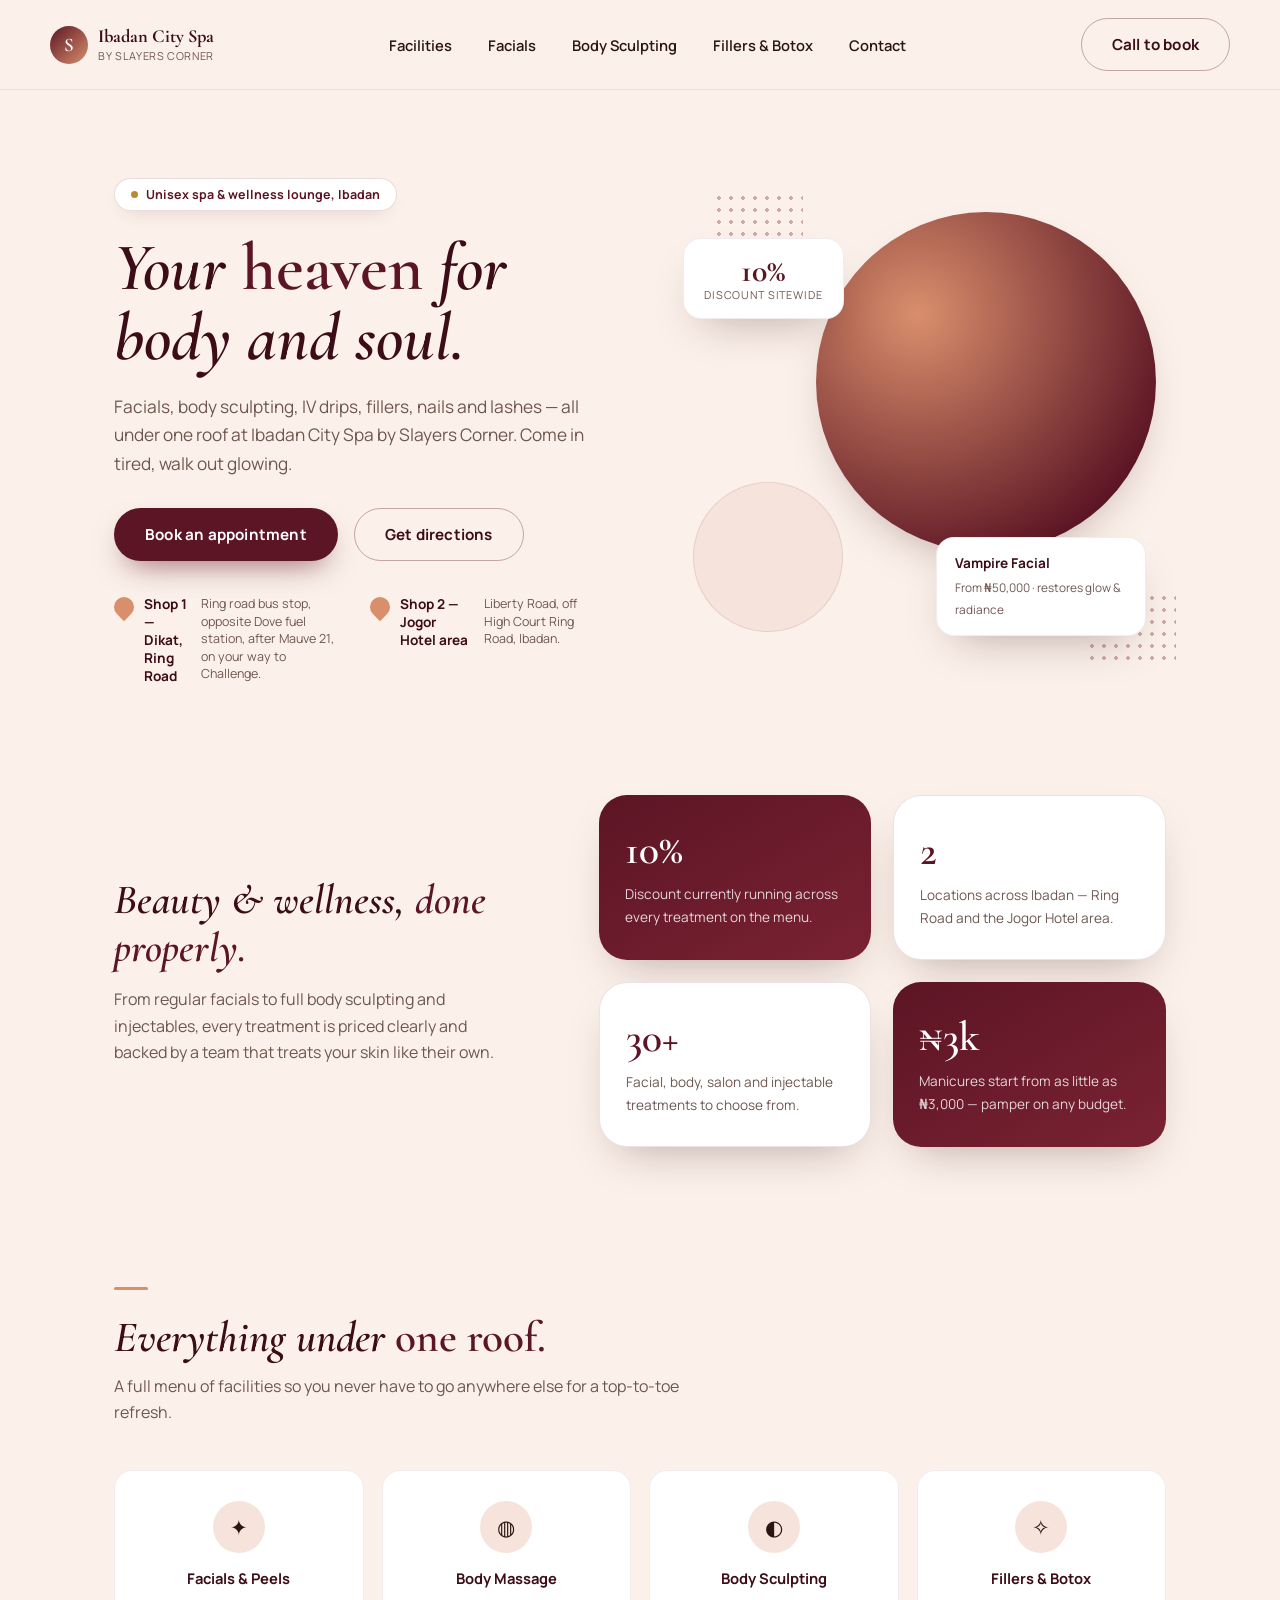
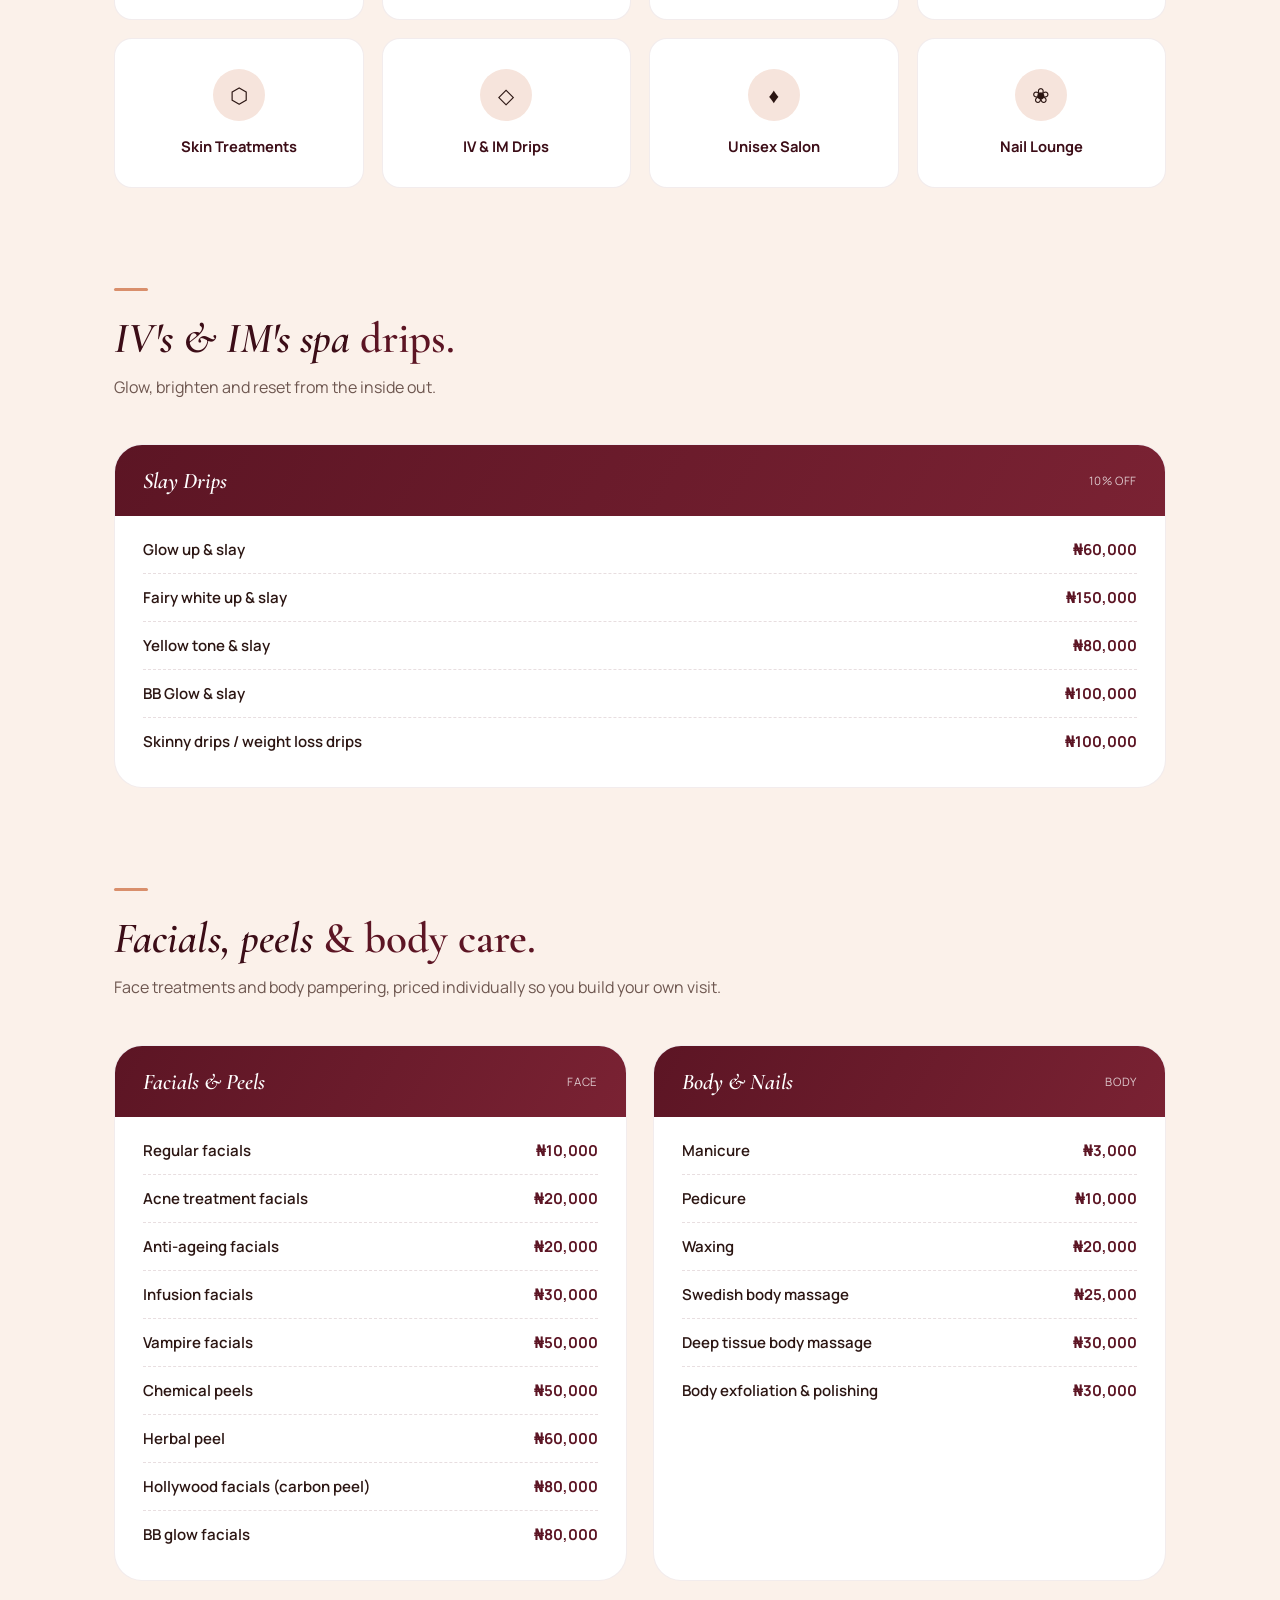
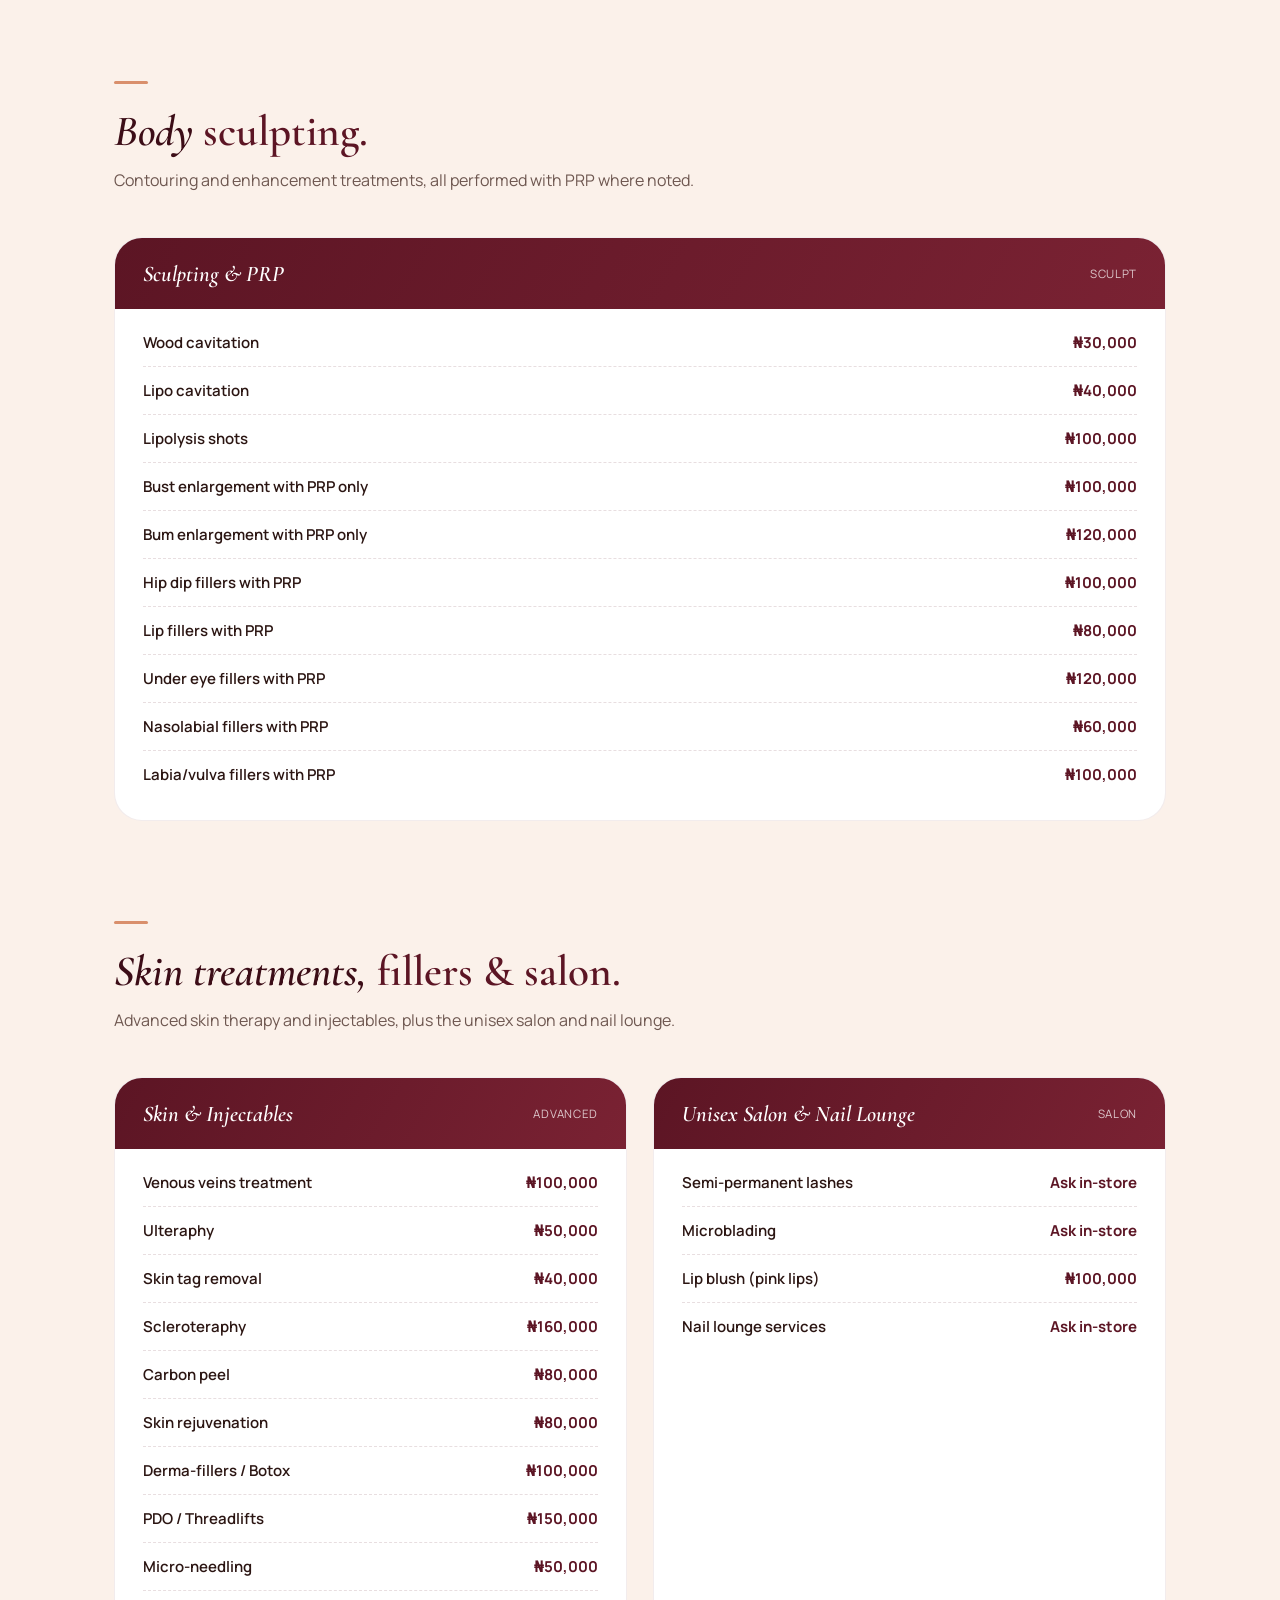
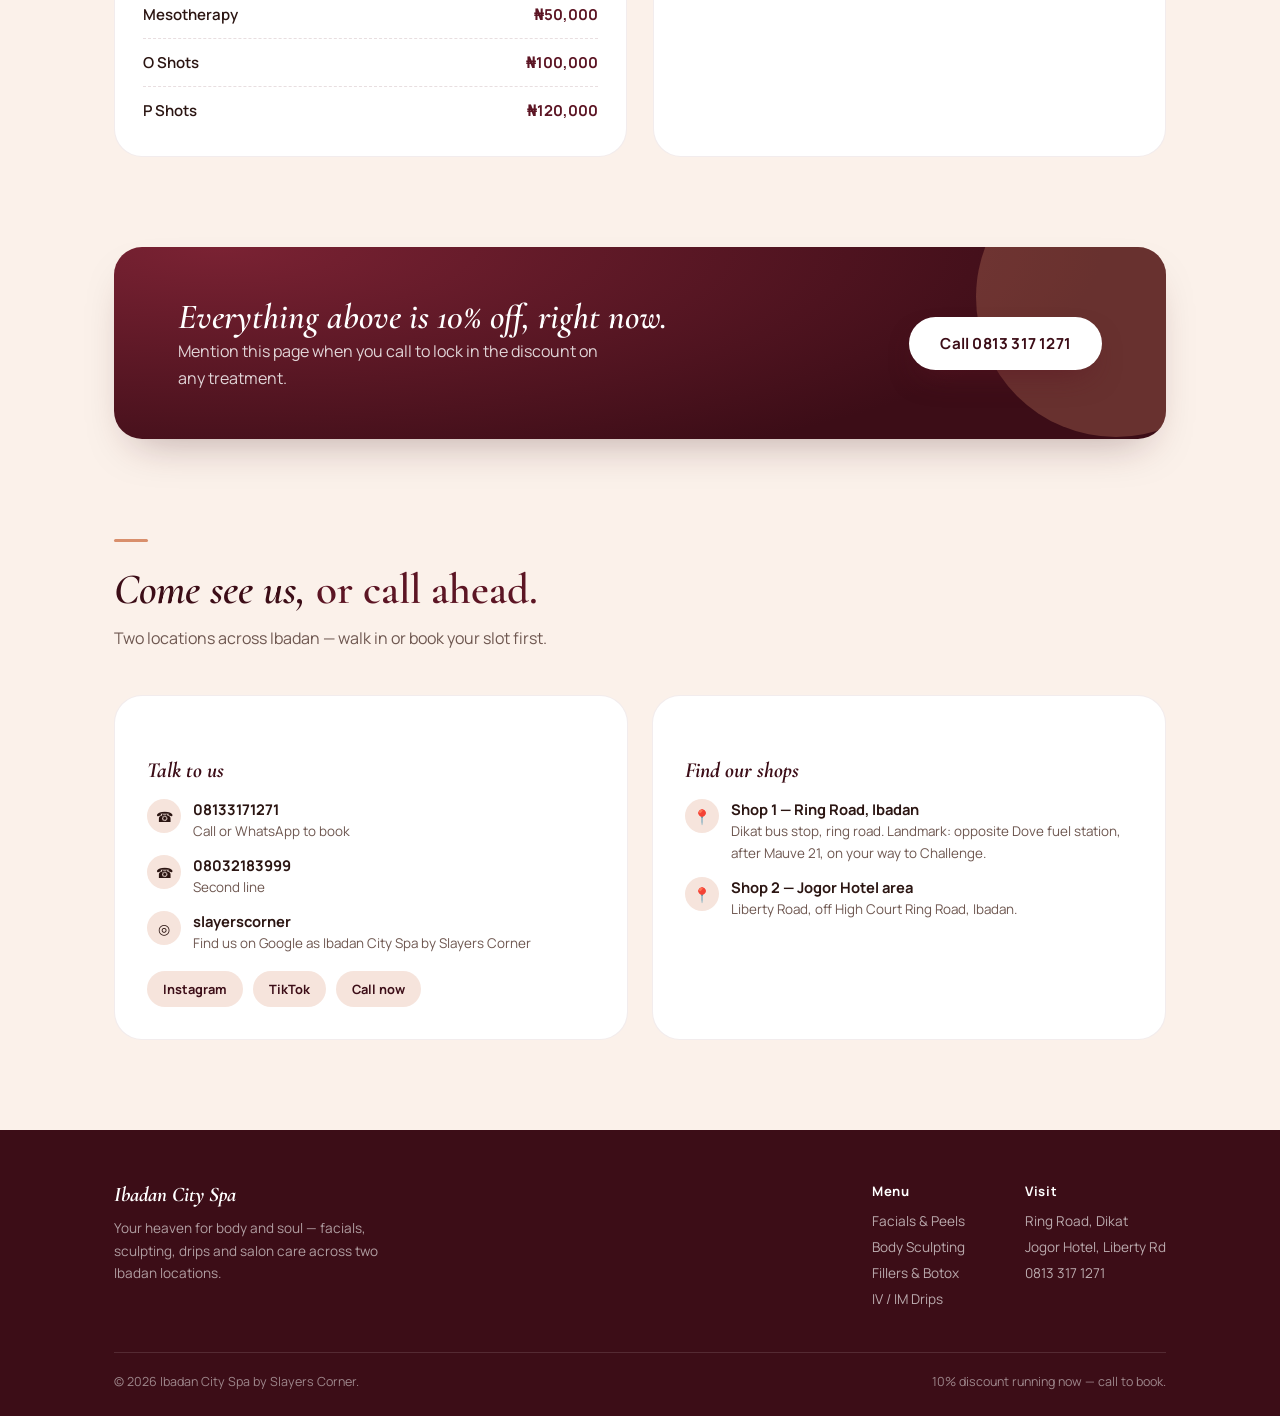
<file: ibadan-city-spa.html>
<!DOCTYPE html>
<html lang="en">
<head>
<meta charset="UTF-8">
<meta name="viewport" content="width=device-width, initial-scale=1.0">
<title>Ibadan City Spa by Slayers Corner — Your Heaven for Body and Soul</title>
<link rel="preconnect" href="https://fonts.googleapis.com">
<link href="https://fonts.googleapis.com/css2?family=Cormorant+Garamond:ital,wght@0,400;0,500;0,600;1,500&family=Manrope:wght@400;500;600;700;800&display=swap" rel="stylesheet">
<style>
  :root{
    --cream:#FBF1EA;
    --cream-2:#F6E4DC;
    --maroon:#5C1524;
    --maroon-deep:#3C0D17;
    --maroon-mid:#7A2233;
    --clay:#D98F6C;
    --gold:#B98A34;
    --ink:#2B1512;
    --ink-soft:#6E5750;
    --white:#FFFFFF;
    --radius-lg:28px;
    --radius-md:18px;
    --radius-sm:10px;
    --shadow: 0 20px 45px -20px rgba(60,13,23,0.35);
    --ease: cubic-bezier(.22,.61,.36,1);
  }

  *{box-sizing:border-box;}
  html{scroll-behavior:smooth;}
  body{
    margin:0;
    background:var(--cream);
    color:var(--ink);
    font-family:'Manrope',sans-serif;
    -webkit-font-smoothing:antialiased;
    overflow-x:hidden;
  }
  h1,h2,h3,.serif{
    font-family:'Cormorant Garamond',serif;
    font-weight:600;
    color:var(--maroon-deep);
    margin:0;
  }
  p{ line-height:1.65; color:var(--ink-soft); margin:0; }
  a{ text-decoration:none; color:inherit; }
  img{max-width:100%;display:block;}
  ul{margin:0;padding:0;list-style:none;}
  section{ position:relative; }
  .wrap{
    max-width:1180px;
    margin:0 auto;
    padding:0 clamp(20px,5vw,64px);
  }
  ::selection{ background:var(--clay); color:var(--white); }

  /* ---------- reveal-on-scroll ---------- */
  .reveal{
    opacity:0;
    transform:translateY(28px);
    transition:opacity .8s var(--ease), transform .8s var(--ease);
  }
  .reveal.in{ opacity:1; transform:translateY(0); }
  .reveal-stagger > *{
    opacity:0;
    transform:translateY(22px);
    transition:opacity .7s var(--ease), transform .7s var(--ease);
  }
  .reveal-stagger.in > *{ opacity:1; transform:translateY(0); }
  .reveal-stagger.in > *:nth-child(1){transition-delay:.05s;}
  .reveal-stagger.in > *:nth-child(2){transition-delay:.12s;}
  .reveal-stagger.in > *:nth-child(3){transition-delay:.19s;}
  .reveal-stagger.in > *:nth-child(4){transition-delay:.26s;}
  .reveal-stagger.in > *:nth-child(5){transition-delay:.33s;}
  .reveal-stagger.in > *:nth-child(6){transition-delay:.40s;}
  .reveal-stagger.in > *:nth-child(7){transition-delay:.47s;}
  .reveal-stagger.in > *:nth-child(8){transition-delay:.54s;}
  .reveal-stagger.in > *:nth-child(9){transition-delay:.61s;}

  @media (prefers-reduced-motion: reduce){
    .reveal, .reveal-stagger > *{ transition:none; opacity:1; transform:none; }
    html{scroll-behavior:auto;}
  }

  /* ---------- buttons ---------- */
  .btn{
    display:inline-flex;
    align-items:center;
    gap:8px;
    padding:15px 30px;
    border-radius:999px;
    font-weight:700;
    font-size:.95rem;
    letter-spacing:.2px;
    cursor:pointer;
    border:1px solid transparent;
    transition:transform .25s var(--ease), box-shadow .25s var(--ease), background .25s;
  }
  .btn-primary{
    background:var(--maroon);
    color:var(--white);
    box-shadow:0 14px 30px -12px rgba(92,21,36,.65);
  }
  .btn-primary:hover{ transform:translateY(-2px); box-shadow:0 18px 34px -12px rgba(92,21,36,.75); }
  .btn-ghost{
    background:transparent;
    color:var(--maroon-deep);
    border-color:rgba(92,21,36,.35);
  }
  .btn-ghost:hover{ background:rgba(92,21,36,.06); }

  /* ---------- header ---------- */
  header{
    position:sticky; top:0; z-index:50;
    background:rgba(251,241,234,0.86);
    backdrop-filter:blur(10px);
    border-bottom:1px solid rgba(92,21,36,.08);
  }
  .nav{
    display:flex;
    align-items:center;
    justify-content:space-between;
    padding:18px 0;
  }
  .brand{ display:flex; align-items:center; gap:10px; }
  .brand-mark{
    width:38px; height:38px; border-radius:50%;
    background:linear-gradient(135deg,var(--maroon),var(--clay));
    display:flex;align-items:center;justify-content:center;
    color:var(--white); font-family:'Cormorant Garamond',serif; font-weight:600; font-size:1.2rem;
  }
  .brand-text{ line-height:1.1; }
  .brand-text strong{ font-family:'Cormorant Garamond',serif; font-size:1.15rem; color:var(--maroon-deep); display:block; }
  .brand-text span{ font-size:.68rem; letter-spacing:.06em; color:var(--ink-soft); }
  .nav-links{ display:flex; gap:36px; align-items:center; }
  .nav-links a{ font-size:.92rem; font-weight:600; color:var(--ink); position:relative; }
  .nav-links a::after{
    content:'';position:absolute; left:0; bottom:-6px; width:0; height:2px; background:var(--clay);
    transition:width .25s var(--ease);
  }
  .nav-links a:hover::after{ width:100%; }
  .nav-cta{ display:flex; align-items:center; gap:18px; }
  .burger{ display:none; width:26px; height:20px; position:relative; cursor:pointer; background:none; border:none; }
  .burger span{ position:absolute; left:0; width:100%; height:2px; background:var(--maroon-deep); transition:.3s; }
  .burger span:nth-child(1){top:0;} .burger span:nth-child(2){top:9px;} .burger span:nth-child(3){top:18px;}
  .burger.open span:nth-child(1){ transform:translateY(9px) rotate(45deg); }
  .burger.open span:nth-child(2){ opacity:0; }
  .burger.open span:nth-child(3){ transform:translateY(-9px) rotate(-45deg); }

  /* ---------- hero ---------- */
  .hero{
    padding:88px 0 60px;
    overflow:hidden;
  }
  .hero .wrap{
    display:grid;
    grid-template-columns:1.05fr .95fr;
    gap:56px;
    align-items:center;
  }
  .eyebrow-chip{
    display:inline-flex; align-items:center; gap:8px;
    padding:7px 16px; border-radius:999px;
    background:var(--white); border:1px solid rgba(92,21,36,.15);
    font-size:.78rem; font-weight:700; color:var(--maroon);
    box-shadow:0 8px 20px -12px rgba(92,21,36,.3);
  }
  .eyebrow-chip .dot{ width:7px;height:7px;border-radius:50%; background:var(--gold); }
  .hero h1{
    font-size:clamp(2.6rem,5.4vw,4.2rem);
    line-height:1.04;
    margin:22px 0 20px;
    font-style:italic;
  }
  .hero h1 em{ font-style:normal; color:var(--maroon); }
  .hero p.lede{
    font-size:1.08rem;
    max-width:480px;
    margin-bottom:30px;
  }
  .hero-actions{ display:flex; gap:16px; flex-wrap:wrap; margin-bottom:34px; }
  .hero-locations{ display:flex; gap:26px; flex-wrap:wrap; }
  .hero-locations div{ display:flex; gap:10px; align-items:flex-start; max-width:230px; }
  .pin{
    flex:none; width:20px;height:20px;margin-top:2px;
    border-radius:50% 50% 50% 0; background:var(--clay); transform:rotate(-45deg);
  }
  .hero-locations strong{ font-size:.85rem; color:var(--maroon-deep); display:block; }
  .hero-locations small{ font-size:.78rem; color:var(--ink-soft); line-height:1.4; }

  .hero-visual{ position:relative; height:460px; }
  .blob{ position:absolute; border-radius:50%; filter:blur(0); }
  .blob-1{
    width:340px;height:340px; right:10px; top:10px;
    background:radial-gradient(circle at 30% 30%, var(--clay), var(--maroon) 78%);
    box-shadow:var(--shadow);
  }
  .blob-2{
    width:150px;height:150px; left:0; bottom:30px;
    background:var(--cream-2); border:1px solid rgba(92,21,36,.1);
  }
  .dot-grid{
    position:absolute; width:90px; height:70px;
    background-image:radial-gradient(var(--maroon-mid) 1.6px, transparent 1.6px);
    background-size:12px 12px; opacity:.35;
  }
  .dot-grid.dg1{ top:-10px; left:20px; }
  .dot-grid.dg2{ bottom:0; right:-10px; }
  .discount-float{
    position:absolute; top:36px; left:-10px;
    background:var(--white); border-radius:var(--radius-md);
    padding:16px 20px; box-shadow:var(--shadow);
    text-align:center; z-index:3;
    border:1px solid rgba(92,21,36,.08);
  }
  .discount-float .num{ font-family:'Cormorant Garamond',serif; font-size:2rem; color:var(--maroon); font-weight:700; line-height:1; }
  .discount-float .lbl{ font-size:.68rem; letter-spacing:.08em; color:var(--ink-soft); }
  .card-float{
    position:absolute; bottom:26px; right:20px;
    background:var(--white); border-radius:var(--radius-md);
    padding:16px 18px; box-shadow:var(--shadow); width:210px; z-index:3;
    border:1px solid rgba(92,21,36,.08);
  }
  .card-float strong{ font-size:.85rem; color:var(--maroon-deep); display:block; margin-bottom:3px; }
  .card-float small{ font-size:.74rem; color:var(--ink-soft); }

  /* ---------- stats band ---------- */
  .stats{ padding:50px 0 70px; }
  .stats .wrap{
    display:grid; grid-template-columns:1fr 1.3fr; gap:48px; align-items:center;
  }
  .stats h2{ font-size:clamp(1.9rem,3.4vw,2.6rem); line-height:1.15; margin-bottom:14px; font-style:italic; }
  .stats p{ max-width:380px; }
  .stat-cards{ display:grid; grid-template-columns:1fr 1fr; gap:22px; }
  .stat-card{
    background:linear-gradient(150deg,var(--maroon) 0%, var(--maroon-mid) 100%);
    border-radius:var(--radius-lg);
    padding:30px 26px;
    color:var(--white);
    box-shadow:var(--shadow);
  }
  .stat-card .big{ font-family:'Cormorant Garamond',serif; font-size:2.6rem; font-weight:600; }
  .stat-card p{ color:rgba(255,255,255,.82); font-size:.85rem; margin-top:8px; }
  .stat-card.alt{ background:var(--white); color:var(--maroon-deep); border:1px solid rgba(92,21,36,.12); }
  .stat-card.alt .big{ color:var(--maroon); }
  .stat-card.alt p{ color:var(--ink-soft); }

  /* ---------- section headers ---------- */
  .section-head{ text-align:left; max-width:620px; margin-bottom:44px; }
  .section-head .tag{
    display:inline-block; width:34px; height:3px; background:var(--clay); margin-bottom:16px; border-radius:2px;
  }
  .section-head h2{ font-size:clamp(1.9rem,3.6vw,2.7rem); font-style:italic; margin-bottom:10px; }
  .section-head h2 em{ font-style:normal; color:var(--maroon); }

  /* ---------- facilities icon grid ---------- */
  .facilities{ padding:70px 0; }
  .fac-grid{
    display:grid;
    grid-template-columns:repeat(4,1fr);
    gap:18px;
  }
  .fac-card{
    background:var(--white);
    border-radius:var(--radius-md);
    padding:30px 20px;
    text-align:center;
    border:1px solid rgba(92,21,36,.08);
    transition:transform .3s var(--ease), box-shadow .3s var(--ease);
  }
  .fac-card:hover{ transform:translateY(-6px); box-shadow:var(--shadow); }
  .fac-icon{
    width:52px;height:52px; border-radius:50%; margin:0 auto 14px;
    background:var(--cream-2); display:flex; align-items:center; justify-content:center;
    font-size:1.3rem;
  }
  .fac-card strong{ font-size:.92rem; color:var(--maroon-deep); }

  /* ---------- pricing sections ---------- */
  .pricing{ padding:30px 0 70px; }
  .price-groups{ display:grid; gap:26px; }
  .price-card{
    background:var(--white);
    border-radius:var(--radius-lg);
    border:1px solid rgba(92,21,36,.08);
    overflow:hidden;
  }
  .price-card-head{
    background:linear-gradient(120deg,var(--maroon) 0%, var(--maroon-mid) 100%);
    color:var(--white);
    padding:22px 28px;
    display:flex; align-items:center; justify-content:space-between; gap:12px;
  }
  .price-card-head h3{ color:var(--white); font-size:1.4rem; font-style:italic; }
  .price-card-head span{ font-size:.72rem; letter-spacing:.06em; color:rgba(255,255,255,.75); }
  .price-list{ padding:10px 28px 22px; }
  .price-row{
    display:flex; justify-content:space-between; gap:16px;
    padding:13px 0;
    border-bottom:1px dashed rgba(92,21,36,.14);
    font-size:.94rem;
  }
  .price-row:last-child{ border-bottom:none; }
  .price-row .name{ color:var(--ink); font-weight:600; }
  .price-row .amt{ color:var(--maroon); font-weight:700; white-space:nowrap; }

  .price-grid-2{ display:grid; grid-template-columns:1fr 1fr; gap:26px; }

  /* ---------- discount banner ---------- */
  .banner{
    margin:20px auto 80px;
    max-width:1180px;
    padding:0 clamp(20px,5vw,64px);
  }
  .banner-inner{
    background:radial-gradient(120% 180% at 10% 0%, var(--maroon-mid), var(--maroon-deep) 70%);
    border-radius:var(--radius-lg);
    padding:48px clamp(24px,6vw,64px);
    display:flex; align-items:center; justify-content:space-between; gap:30px; flex-wrap:wrap;
    color:var(--white);
    box-shadow:var(--shadow);
    position:relative; overflow:hidden;
  }
  .banner-inner::after{
    content:''; position:absolute; width:280px; height:280px; border-radius:50%;
    background:rgba(217,143,108,.28); right:-90px; top:-90px;
  }
  .banner-inner h3{ color:var(--white); font-size:clamp(1.6rem,3vw,2.2rem); font-style:italic; position:relative; z-index:1; }
  .banner-inner p{ color:rgba(255,255,255,.82); max-width:420px; position:relative; z-index:1; }
  .banner-cta{ position:relative; z-index:1; }

  /* ---------- contact ---------- */
  .contact{ padding:20px 0 90px; }
  .contact-grid{
    display:grid; grid-template-columns:1fr 1fr; gap:24px;
  }
  .contact-card{
    background:var(--white);
    border-radius:var(--radius-lg);
    border:1px solid rgba(92,21,36,.08);
    padding:32px;
  }
  .contact-card h4{
    font-family:'Cormorant Garamond',serif; font-style:italic; font-size:1.35rem; color:var(--maroon-deep); margin-bottom:16px;
  }
  .contact-line{ display:flex; gap:12px; margin-bottom:14px; align-items:flex-start; }
  .contact-line .ic{
    flex:none; width:34px;height:34px;border-radius:50%; background:var(--cream-2);
    display:flex;align-items:center;justify-content:center; font-size:.9rem;
  }
  .contact-line strong{ display:block; font-size:.92rem; color:var(--ink); }
  .contact-line span{ font-size:.84rem; color:var(--ink-soft); }
  .social-row{ display:flex; gap:10px; margin-top:18px; flex-wrap:wrap; }
  .social-row a{
    padding:9px 16px; border-radius:999px; background:var(--cream-2);
    font-size:.8rem; font-weight:700; color:var(--maroon-deep);
    transition:background .25s;
  }
  .social-row a:hover{ background:var(--clay); color:var(--white); }

  /* ---------- footer ---------- */
  footer{
    background:var(--maroon-deep);
    color:rgba(255,255,255,.75);
    padding:52px 0 26px;
  }
  .foot-top{
    display:flex; justify-content:space-between; gap:40px; flex-wrap:wrap; margin-bottom:36px;
  }
  .foot-brand strong{ font-family:'Cormorant Garamond',serif; color:var(--white); font-size:1.3rem; font-style:italic; }
  .foot-brand p{ color:rgba(255,255,255,.6); max-width:280px; margin-top:10px; font-size:.85rem; }
  .foot-cols{ display:flex; gap:60px; flex-wrap:wrap; }
  .foot-col strong{ color:var(--white); font-size:.82rem; letter-spacing:.05em; display:block; margin-bottom:12px; }
  .foot-col span{ display:block; font-size:.85rem; margin-bottom:8px; color:rgba(255,255,255,.65); }
  .foot-bottom{
    border-top:1px solid rgba(255,255,255,.12);
    padding-top:20px; font-size:.78rem; color:rgba(255,255,255,.5);
    display:flex; justify-content:space-between; flex-wrap:wrap; gap:10px;
  }

  /* ---------- responsive ---------- */
  @media (max-width:960px){
    .hero .wrap{ grid-template-columns:1fr; }
    .hero-visual{ height:340px; order:-1; }
    .stats .wrap{ grid-template-columns:1fr; }
    .fac-grid{ grid-template-columns:repeat(2,1fr); }
    .price-grid-2{ grid-template-columns:1fr; }
    .contact-grid{ grid-template-columns:1fr; }
  }
  @media (max-width:720px){
    .nav-links, .nav-cta .btn-ghost{ display:none; }
    .burger{ display:block; }
    .nav-links.mobile-open{
      display:flex; position:absolute; top:100%; left:0; right:0;
      background:var(--cream); flex-direction:column; padding:20px clamp(20px,5vw,64px) 26px;
      gap:16px; border-bottom:1px solid rgba(92,21,36,.1);
    }
    .hero{ padding-top:26px; }
    .discount-float{ left:0; top:10px; }
    .card-float{ display:none; }
    .fac-grid{ grid-template-columns:1fr 1fr; }
  }
  @media (max-width:520px){
    .hero-locations{ flex-direction:column; gap:16px; }
    .fac-grid{ grid-template-columns:1fr 1fr; gap:12px; }
    .banner-inner{ flex-direction:column; align-items:flex-start; }
  }
</style>
</head>
<body>

<header>
  <div class="wrap nav">
    <div class="brand">
      <div class="brand-mark">S</div>
      <div class="brand-text">
        <strong>Ibadan City Spa</strong>
        <span>BY SLAYERS CORNER</span>
      </div>
    </div>
    <nav class="nav-links" id="navLinks">
      <a href="#facilities">Facilities</a>
      <a href="#facials">Facials</a>
      <a href="#sculpting">Body Sculpting</a>
      <a href="#injectables">Fillers &amp; Botox</a>
      <a href="#contact">Contact</a>
    </nav>
    <div class="nav-cta">
      <a href="tel:08133171271" class="btn btn-ghost">Call to book</a>
      <button class="burger" id="burger" aria-label="Toggle menu"><span></span><span></span><span></span></button>
    </div>
  </div>
</header>

<section class="hero">
  <div class="wrap">
    <div class="hero-copy reveal">
      <span class="eyebrow-chip"><span class="dot"></span> Unisex spa &amp; wellness lounge, Ibadan</span>
      <h1>Your <em>heaven</em> for body and soul.</h1>
      <p class="lede">Facials, body sculpting, IV drips, fillers, nails and lashes — all under one roof at Ibadan City Spa by Slayers Corner. Come in tired, walk out glowing.</p>
      <div class="hero-actions">
        <a href="tel:08133171271" class="btn btn-primary">Book an appointment</a>
        <a href="#contact" class="btn btn-ghost">Get directions</a>
      </div>
      <div class="hero-locations">
        <div>
          <span class="pin"></span>
          <div>
            <strong>Shop 1 — Dikat, Ring Road</strong>
            <small>Ring road bus stop, opposite Dove fuel station, after Mauve 21, on your way to Challenge.</small>
          </div>
        </div>
        <div>
          <span class="pin"></span>
          <div>
            <strong>Shop 2 — Jogor Hotel area</strong>
            <small>Liberty Road, off High Court Ring Road, Ibadan.</small>
          </div>
        </div>
      </div>
    </div>
    <div class="hero-visual reveal">
      <div class="dot-grid dg1"></div>
      <div class="dot-grid dg2"></div>
      <div class="blob-2 blob"></div>
      <div class="blob-1 blob"></div>
      <div class="discount-float">
        <div class="num">10%</div>
        <div class="lbl">DISCOUNT SITEWIDE</div>
      </div>
      <div class="card-float">
        <strong>Vampire Facial</strong>
        <small>From ₦50,000 · restores glow &amp; radiance</small>
      </div>
    </div>
  </div>
</section>

<section class="stats">
  <div class="wrap">
    <div class="reveal">
      <h2>Beauty &amp; wellness, <em style="color:var(--maroon)">done properly.</em></h2>
      <p>From regular facials to full body sculpting and injectables, every treatment is priced clearly and backed by a team that treats your skin like their own.</p>
    </div>
    <div class="stat-cards reveal-stagger">
      <div class="stat-card">
        <div class="big">10%</div>
        <p>Discount currently running across every treatment on the menu.</p>
      </div>
      <div class="stat-card alt">
        <div class="big">2</div>
        <p>Locations across Ibadan — Ring Road and the Jogor Hotel area.</p>
      </div>
      <div class="stat-card alt">
        <div class="big">30+</div>
        <p>Facial, body, salon and injectable treatments to choose from.</p>
      </div>
      <div class="stat-card">
        <div class="big">₦3k</div>
        <p>Manicures start from as little as ₦3,000 — pamper on any budget.</p>
      </div>
    </div>
  </div>
</section>

<section class="facilities" id="facilities">
  <div class="wrap">
    <div class="section-head reveal">
      <span class="tag"></span>
      <h2>Everything under <em>one roof.</em></h2>
      <p>A full menu of facilities so you never have to go anywhere else for a top-to-toe refresh.</p>
    </div>
    <div class="fac-grid reveal-stagger">
      <div class="fac-card"><div class="fac-icon">✦</div><strong>Facials &amp; Peels</strong></div>
      <div class="fac-card"><div class="fac-icon">◍</div><strong>Body Massage</strong></div>
      <div class="fac-card"><div class="fac-icon">◐</div><strong>Body Sculpting</strong></div>
      <div class="fac-card"><div class="fac-icon">✧</div><strong>Fillers &amp; Botox</strong></div>
      <div class="fac-card"><div class="fac-icon">⬡</div><strong>Skin Treatments</strong></div>
      <div class="fac-card"><div class="fac-icon">◇</div><strong>IV &amp; IM Drips</strong></div>
      <div class="fac-card"><div class="fac-icon">♦</div><strong>Unisex Salon</strong></div>
      <div class="fac-card"><div class="fac-icon">❀</div><strong>Nail Lounge</strong></div>
    </div>
  </div>
</section>

<section class="pricing" id="drips">
  <div class="wrap">
    <div class="section-head reveal">
      <span class="tag"></span>
      <h2>IV's &amp; IM's spa <em>drips.</em></h2>
      <p>Glow, brighten and reset from the inside out.</p>
    </div>
    <div class="price-groups reveal">
      <div class="price-card">
        <div class="price-card-head">
          <h3>Slay Drips</h3>
          <span>10% OFF</span>
        </div>
        <div class="price-list">
          <div class="price-row"><span class="name">Glow up &amp; slay</span><span class="amt">₦60,000</span></div>
          <div class="price-row"><span class="name">Fairy white up &amp; slay</span><span class="amt">₦150,000</span></div>
          <div class="price-row"><span class="name">Yellow tone &amp; slay</span><span class="amt">₦80,000</span></div>
          <div class="price-row"><span class="name">BB Glow &amp; slay</span><span class="amt">₦100,000</span></div>
          <div class="price-row"><span class="name">Skinny drips / weight loss drips</span><span class="amt">₦100,000</span></div>
        </div>
      </div>
    </div>
  </div>
</section>

<section class="pricing" id="facials">
  <div class="wrap">
    <div class="section-head reveal">
      <span class="tag"></span>
      <h2>Facials, peels <em>&amp; body care.</em></h2>
      <p>Face treatments and body pampering, priced individually so you build your own visit.</p>
    </div>
    <div class="price-grid-2 reveal-stagger">
      <div class="price-card">
        <div class="price-card-head">
          <h3>Facials &amp; Peels</h3>
          <span>FACE</span>
        </div>
        <div class="price-list">
          <div class="price-row"><span class="name">Regular facials</span><span class="amt">₦10,000</span></div>
          <div class="price-row"><span class="name">Acne treatment facials</span><span class="amt">₦20,000</span></div>
          <div class="price-row"><span class="name">Anti-ageing facials</span><span class="amt">₦20,000</span></div>
          <div class="price-row"><span class="name">Infusion facials</span><span class="amt">₦30,000</span></div>
          <div class="price-row"><span class="name">Vampire facials</span><span class="amt">₦50,000</span></div>
          <div class="price-row"><span class="name">Chemical peels</span><span class="amt">₦50,000</span></div>
          <div class="price-row"><span class="name">Herbal peel</span><span class="amt">₦60,000</span></div>
          <div class="price-row"><span class="name">Hollywood facials (carbon peel)</span><span class="amt">₦80,000</span></div>
          <div class="price-row"><span class="name">BB glow facials</span><span class="amt">₦80,000</span></div>
        </div>
      </div>
      <div class="price-card">
        <div class="price-card-head">
          <h3>Body &amp; Nails</h3>
          <span>BODY</span>
        </div>
        <div class="price-list">
          <div class="price-row"><span class="name">Manicure</span><span class="amt">₦3,000</span></div>
          <div class="price-row"><span class="name">Pedicure</span><span class="amt">₦10,000</span></div>
          <div class="price-row"><span class="name">Waxing</span><span class="amt">₦20,000</span></div>
          <div class="price-row"><span class="name">Swedish body massage</span><span class="amt">₦25,000</span></div>
          <div class="price-row"><span class="name">Deep tissue body massage</span><span class="amt">₦30,000</span></div>
          <div class="price-row"><span class="name">Body exfoliation &amp; polishing</span><span class="amt">₦30,000</span></div>
        </div>
      </div>
    </div>
  </div>
</section>

<section class="pricing" id="sculpting">
  <div class="wrap">
    <div class="section-head reveal">
      <span class="tag"></span>
      <h2>Body <em>sculpting.</em></h2>
      <p>Contouring and enhancement treatments, all performed with PRP where noted.</p>
    </div>
    <div class="price-groups reveal">
      <div class="price-card">
        <div class="price-card-head">
          <h3>Sculpting &amp; PRP</h3>
          <span>SCULPT</span>
        </div>
        <div class="price-list">
          <div class="price-row"><span class="name">Wood cavitation</span><span class="amt">₦30,000</span></div>
          <div class="price-row"><span class="name">Lipo cavitation</span><span class="amt">₦40,000</span></div>
          <div class="price-row"><span class="name">Lipolysis shots</span><span class="amt">₦100,000</span></div>
          <div class="price-row"><span class="name">Bust enlargement with PRP only</span><span class="amt">₦100,000</span></div>
          <div class="price-row"><span class="name">Bum enlargement with PRP only</span><span class="amt">₦120,000</span></div>
          <div class="price-row"><span class="name">Hip dip fillers with PRP</span><span class="amt">₦100,000</span></div>
          <div class="price-row"><span class="name">Lip fillers with PRP</span><span class="amt">₦80,000</span></div>
          <div class="price-row"><span class="name">Under eye fillers with PRP</span><span class="amt">₦120,000</span></div>
          <div class="price-row"><span class="name">Nasolabial fillers with PRP</span><span class="amt">₦60,000</span></div>
          <div class="price-row"><span class="name">Labia/vulva fillers with PRP</span><span class="amt">₦100,000</span></div>
        </div>
      </div>
    </div>
  </div>
</section>

<section class="pricing" id="injectables">
  <div class="wrap">
    <div class="section-head reveal">
      <span class="tag"></span>
      <h2>Skin treatments, <em>fillers &amp; salon.</em></h2>
      <p>Advanced skin therapy and injectables, plus the unisex salon and nail lounge.</p>
    </div>
    <div class="price-grid-2 reveal-stagger">
      <div class="price-card">
        <div class="price-card-head">
          <h3>Skin &amp; Injectables</h3>
          <span>ADVANCED</span>
        </div>
        <div class="price-list">
          <div class="price-row"><span class="name">Venous veins treatment</span><span class="amt">₦100,000</span></div>
          <div class="price-row"><span class="name">Ulteraphy</span><span class="amt">₦50,000</span></div>
          <div class="price-row"><span class="name">Skin tag removal</span><span class="amt">₦40,000</span></div>
          <div class="price-row"><span class="name">Scleroteraphy</span><span class="amt">₦160,000</span></div>
          <div class="price-row"><span class="name">Carbon peel</span><span class="amt">₦80,000</span></div>
          <div class="price-row"><span class="name">Skin rejuvenation</span><span class="amt">₦80,000</span></div>
          <div class="price-row"><span class="name">Derma-fillers / Botox</span><span class="amt">₦100,000</span></div>
          <div class="price-row"><span class="name">PDO / Threadlifts</span><span class="amt">₦150,000</span></div>
          <div class="price-row"><span class="name">Micro-needling</span><span class="amt">₦50,000</span></div>
          <div class="price-row"><span class="name">Mesotherapy</span><span class="amt">₦50,000</span></div>
          <div class="price-row"><span class="name">O Shots</span><span class="amt">₦100,000</span></div>
          <div class="price-row"><span class="name">P Shots</span><span class="amt">₦120,000</span></div>
        </div>
      </div>
      <div class="price-card">
        <div class="price-card-head">
          <h3>Unisex Salon &amp; Nail Lounge</h3>
          <span>SALON</span>
        </div>
        <div class="price-list">
          <div class="price-row"><span class="name">Semi-permanent lashes</span><span class="amt">Ask in-store</span></div>
          <div class="price-row"><span class="name">Microblading</span><span class="amt">Ask in-store</span></div>
          <div class="price-row"><span class="name">Lip blush (pink lips)</span><span class="amt">₦100,000</span></div>
          <div class="price-row"><span class="name">Nail lounge services</span><span class="amt">Ask in-store</span></div>
        </div>
      </div>
    </div>
  </div>
</section>

<div class="banner reveal">
  <div class="banner-inner">
    <div>
      <h3>Everything above is 10% off, right now.</h3>
      <p>Mention this page when you call to lock in the discount on any treatment.</p>
    </div>
    <a href="tel:08133171271" class="btn btn-primary banner-cta" style="background:var(--white);color:var(--maroon-deep);">Call 0813 317 1271</a>
  </div>
</div>

<section class="contact" id="contact">
  <div class="wrap">
    <div class="section-head reveal">
      <span class="tag"></span>
      <h2>Come see us, <em>or call ahead.</em></h2>
      <p>Two locations across Ibadan — walk in or book your slot first.</p>
    </div>
    <div class="contact-grid reveal-stagger">
      <div class="contact-card">
        <h4>Talk to us</h4>
        <div class="contact-line">
          <div class="ic">☎</div>
          <div><strong>08133171271</strong><span>Call or WhatsApp to book</span></div>
        </div>
        <div class="contact-line">
          <div class="ic">☎</div>
          <div><strong>08032183999</strong><span>Second line</span></div>
        </div>
        <div class="contact-line">
          <div class="ic">◎</div>
          <div><strong>slayerscorner</strong><span>Find us on Google as Ibadan City Spa by Slayers Corner</span></div>
        </div>
        <div class="social-row">
          <a href="#">Instagram</a>
          <a href="#">TikTok</a>
          <a href="tel:08133171271">Call now</a>
        </div>
      </div>
      <div class="contact-card">
        <h4>Find our shops</h4>
        <div class="contact-line">
          <div class="ic">📍</div>
          <div><strong>Shop 1 — Ring Road, Ibadan</strong><span>Dikat bus stop, ring road. Landmark: opposite Dove fuel station, after Mauve 21, on your way to Challenge.</span></div>
        </div>
        <div class="contact-line">
          <div class="ic">📍</div>
          <div><strong>Shop 2 — Jogor Hotel area</strong><span>Liberty Road, off High Court Ring Road, Ibadan.</span></div>
        </div>
      </div>
    </div>
  </div>
</section>

<footer>
  <div class="wrap">
    <div class="foot-top">
      <div class="foot-brand">
        <strong>Ibadan City Spa</strong>
        <p>Your heaven for body and soul — facials, sculpting, drips and salon care across two Ibadan locations.</p>
      </div>
      <div class="foot-cols">
        <div class="foot-col">
          <strong>Menu</strong>
          <span>Facials &amp; Peels</span>
          <span>Body Sculpting</span>
          <span>Fillers &amp; Botox</span>
          <span>IV / IM Drips</span>
        </div>
        <div class="foot-col">
          <strong>Visit</strong>
          <span>Ring Road, Dikat</span>
          <span>Jogor Hotel, Liberty Rd</span>
          <span>0813 317 1271</span>
        </div>
      </div>
    </div>
    <div class="foot-bottom">
      <span>© 2026 Ibadan City Spa by Slayers Corner.</span>
      <span>10% discount running now — call to book.</span>
    </div>
  </div>
</footer>

<script>
  // mobile nav
  const burger = document.getElementById('burger');
  const navLinks = document.getElementById('navLinks');
  burger.addEventListener('click', () => {
    burger.classList.toggle('open');
    navLinks.classList.toggle('mobile-open');
  });
  navLinks.querySelectorAll('a').forEach(a => a.addEventListener('click', () => {
    burger.classList.remove('open');
    navLinks.classList.remove('mobile-open');
  }));

  // scroll reveal
  const io = new IntersectionObserver((entries) => {
    entries.forEach(entry => {
      if (entry.isIntersecting) {
        entry.target.classList.add('in');
        io.unobserve(entry.target);
      }
    });
  }, { threshold: 0.15, rootMargin: '0px 0px -60px 0px' });

  document.querySelectorAll('.reveal, .reveal-stagger').forEach(el => io.observe(el));
</script>
</body>
</html>
</file>
